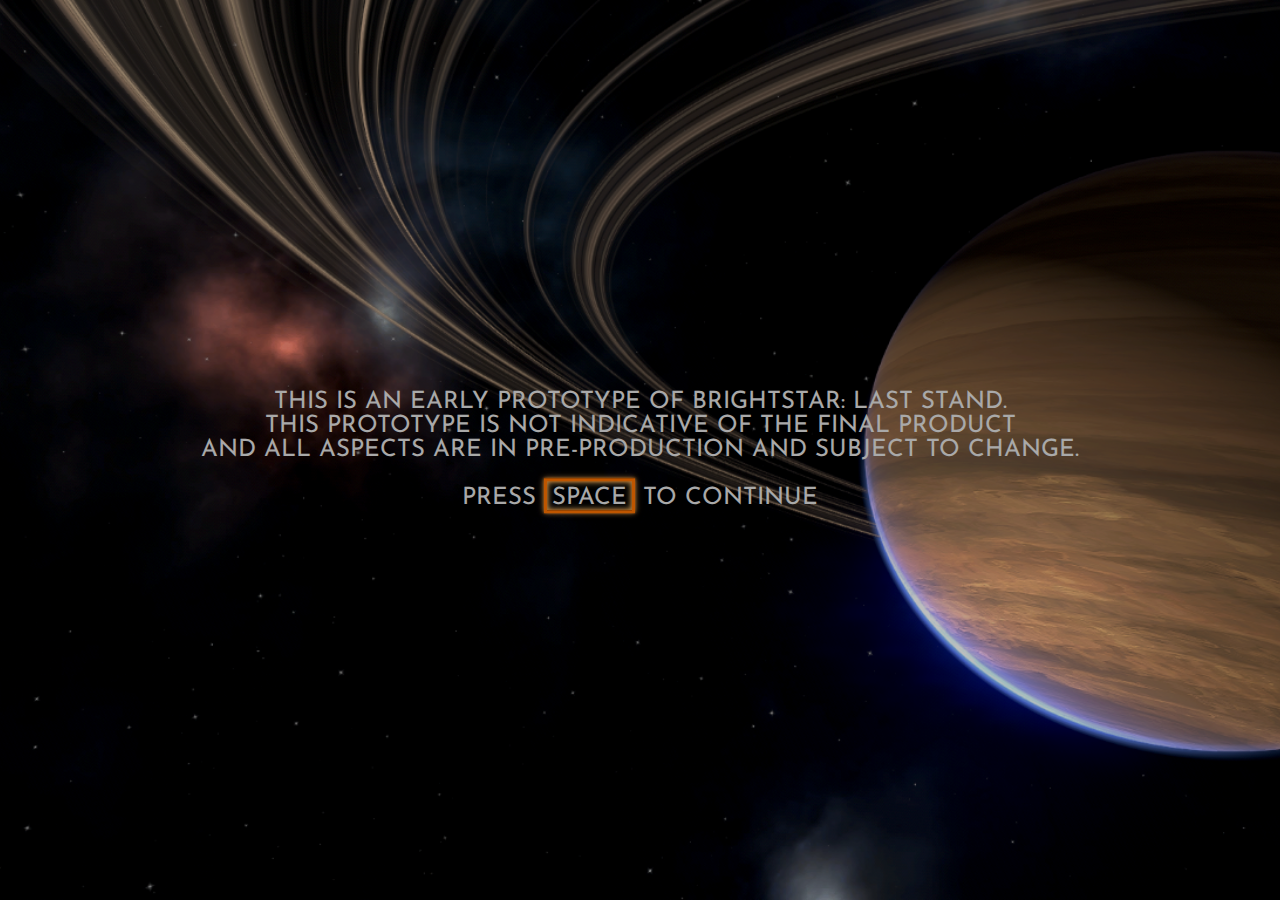
<file: index.html>
<!DOCTYPE html>
<html>
<head>
<title>BrightStar: Last Stand</title>
<meta charset="UTF-8">
<meta name="viewport" content="width=device-width, initial-scale=1">
<link rel="stylesheet" href="style.css">
<link rel="stylesheet" href="https://fonts.googleapis.com/css?family=Josefin Sans">
<link rel="stylesheet" href="https://cdnjs.cloudflare.com/ajax/libs/font-awesome/4.7.0/css/font-awesome.min.css">
<script src="script.js"></script>
</head>
<body>

  <!-- First Parallax Image with Logo Text -->
<div class="ls-bgimg ls-display-container ls-opacity-min" id="Splash">
  <div class="ls-display-middle" style="white-space:nowrap;">
    <span class="ls-center ls-padding-large ls-animate-opacity ls-image">
      <p class="ls-uppercase ls-splashText">This is an early prototype of BrightStar: Last Stand.
        <br>This prototype is not indicative of the final product 
        <br>and all aspects are in pre-production and subject to change.
        <br><br>Press <span class="ls-textBorder">Space</span> to Continue       
    </p></span>
  </div>
</div>

</body>
</html>
</file>
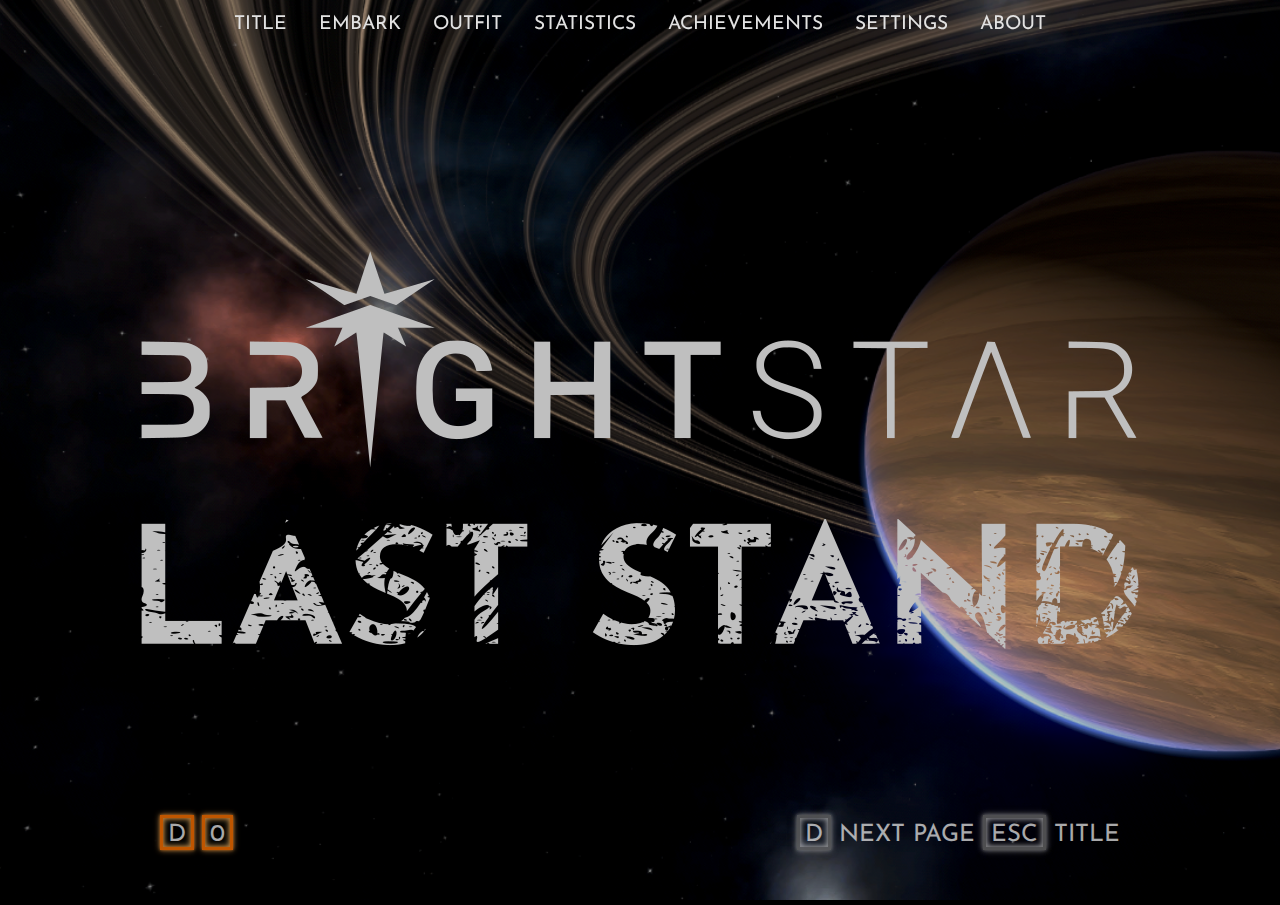
<file: title.html>
<!DOCTYPE html>
<html>
<head>
<title>BrightStar: Last Stand</title>
<meta charset="UTF-8">
<meta name="viewport" content="width=device-width, initial-scale=1">
<link rel="stylesheet" href="style.css">
<link rel="stylesheet" href="https://fonts.googleapis.com/css?family=Josefin Sans">
<link rel="stylesheet" href="https://cdnjs.cloudflare.com/ajax/libs/font-awesome/4.7.0/css/font-awesome.min.css">
<script src="script.js"></script>
<script src="https://ajax.googleapis.com/ajax/libs/jquery/3.6.0/jquery.min.js"></script>
</head>

<body>

<!-- Navigation Menu -->
<div class="ls-center ls-top">
  <div class="ls-bar" id="Menu">
    <a class="ls-bar-item ls-button ls-hover-black ls-hide-medium ls-hide-large ls-right" href="javascript:void(0);" onclick="toggleFunction()" title="Toggle Navigation Menu">
      <i class="fa fa-bars"></i>
    </a>
    <nav class="ls-nav">
      <a href="/title.html" class="ls-bar-item ls-button">TITLE</a>
      <a href="/embark.html" class="ls-bar-item ls-button">EMBARK </a>
      <a href="/outfit.html" class="ls-bar-item ls-button"> OUTFIT</a>
      <a href="/statistics.html" class="ls-bar-item ls-button"> STATISTICS</a>
      <a href="/achievements.html" class="ls-bar-item ls-button"> ACHIEVEMENTS</a>
      <a href="/settings.html" class="ls-bar-item ls-button"> SETTINGS</a>
      <a href="/about.html" class="ls-bar-item ls-button"> ABOUT</a>
    </nav>
  </div>

  <!-- Navigation Menu for Small Screens and Mobile-->
  <div id="MenuMobile" class="ls-bar-block ls-white ls-hide ls-hide-large ls-hide-medium">
    <a href="/title.html" class="ls-bar-item ls-button" onclick="toggleFunction()">TITLE</a>
    <a href="/embark.html" class="ls-bar-item ls-button" onclick="toggleFunction()">EMBARK</a>
    <a href="/outfit.html" class="ls-bar-item ls-button" onclick="toggleFunction()">OUTFIT</a>
    <a href="/statistics.html" class="ls-bar-item ls-button" onclick="toggleFunction()">STATISTICS</a>
    <a href="/achievements.html" class="ls-bar-item ls-button" onclick="toggleFunction()">ACHIEVEMENTS</a>
    <a href="/settings.html" class="ls-bar-item ls-button" onclick="toggleFunction()">SETTINGS</a>
    <a href="/about.html" class="ls-bar-item ls-button" onclick="toggleFunction()">ABOUT</a>
  </div>
</div>

<!-- Background Image and Body Content -->
<div class="ls-bgimg ls-display-container ls-opacity-min" id="Title">
  <div class="ls-display-middle" style="white-space:nowrap;">
    <span class="ls-center ls-padding-large ls-animate-opacity ls-image"><img src="images/lastStand.png" alt="Title"></span>
  </div>
</div>

<!-- Meta-Currency Tracker (Randomly Generated) -->
<div class="ls-display-container ls-opacity-min" id="KeyboardShortcuts">
  <div class="ls-display-bottomleft" style="white-space:nowrap;">
    <span class="ls-padding-large ls-animate-opacity ls-image">
      <p class="ls-uppercase ls-splashText"><span class="ls-textBorder">D</span> <span class="ls-textBorder">0</span>    
    </p></span>
  </div>
</div>

<!-- Keyboard Shortcuts -->
<div class="ls-display-container ls-opacity-min" id="KeyboardShortcuts">
  <div class="ls-display-bottomright" style="white-space:nowrap;">
    <span class="ls-padding-large ls-animate-opacity ls-image">
      <p class="ls-uppercase ls-splashText"><span class="ls-shortcutBorder">D</span> Next Page <span class="ls-shortcutBorder">ESC</span> TITLE     
    </p></span>
  </div>
</div>


</body>
</html>
</file>
<file: style.css>
/* html */

html{
  box-sizing:border-box
}*,*:before,*:after{
  box-sizing:inherit
}

html{
  -ms-text-size-adjust:100%;-webkit-text-size-adjust:100%
}body{
  margin:0
}

/* Body */

body,h1,h2,h3,h4,h5,h6 {font-family: "Josefin Sans", sans-serif;}
body, html {
  height: 100%;
  color: rgb(226, 226, 226);
  line-height: 1.8;
  background-color: black;
}

/* Font */

h1,h2,h3,h4,h5,h6{
  font-family:"Josefin Sans",Arial,sans-serif;
  font-weight:400;
  margin:10px 0;
}.ls-wide{
  letter-spacing:4px;
}

.ls-uppercase{
  text-transform: uppercase;
}

.ls-splashText{
  font-size: 1.5em;
  line-height: 1em;
}

.ls-textBorder{
  border-style:solid;
  border-color:rgb(255, 115, 0);
  padding-top: 5px;
  padding-right: 5px;
  padding-bottom: 0px;
  padding-left: 5px;
  box-shadow:  0 0 2px rgba(255, 123, 0, 0.514), 0 0 3px rgba(255, 158, 47, 0.493), 0 0 5px #ffab6685, 0 0 7px #ffce7480, inset 0 0 2px rgba(255, 123, 0, 0.479), inset 0 0 3px rgba(255, 158, 47, 0.514), inset 0 0 5px #ffab6680, inset 0 0 7px #ffce74;
}

.ls-shortcutBorder{
  border-style:solid;
  border-color:rgb(104, 104, 104);
  padding-top: 5px;
  padding-right: 5px;
  padding-bottom: 0px;
  padding-left: 5px;
  box-shadow:  0 0 2px rgba(92, 92, 92, 0.514), 0 0 3px rgba(151, 151, 151, 0.493), 0 0 5px #a7a7a785, 0 0 7px #e4e4e480, inset 0 0 2px rgba(133, 133, 133, 0.479), inset 0 0 3px rgba(156, 156, 156, 0.514), inset 0 0 5px #b1b1b180, inset 0 0 7px #dfdfdf;
}



/* Animation */

.ls-animate-fading{
  animation:fading 10s infinite
}@keyframes fading{
  0%{opacity:0}50%{opacity:1}100%{opacity:0}
}

.ls-animate-opacity{
  animation:opacityShift 1s
}@keyframes opacityShift{
  from{opacity:0} to{opacity:1}
}

.ls-animate-top{
  position:relative;animation:animatetop 0.4s
}@keyframes animatetop{
  from{top:-300px;opacity:0} to{top:0;opacity:1}
}

.ls-animate-left{
  position:relative;animation:animateleft 0.4s
}@keyframes animateleft{
  from{left:-300px;opacity:0} to{left:0;opacity:1}
}

.ls-animate-right{
  position:relative;animation:animateright 0.4s
}@keyframes animateright{
  from{right:-300px;opacity:0} to{right:0;opacity:1}
}

.ls-animate-bottom{
  position:relative;animation:animatebottom 0.4s
}@keyframes animatebottom{
  from{bottom:-300px;opacity:0} to{bottom:0;opacity:1}
}

.ls-animate-zoom {
  animation:animatezoom 0.6s
}@keyframes animatezoom{
  from{transform:scale(0)} to{transform:scale(1)}
}

.ls-animate-input{
  transition:width 0.4s ease-in-out
}.ls-animate-input:focus{
  width:100%!important
}

/* Images */

.ls-image{
  max-width:100%;height:auto
}img{
  vertical-align:middle
}a{
  color:inherit
}

/* Background */
.ls-tooltip,.ls-display-container{
  position:relative
}.ls-tooltip .ls-text{
    display:none
  }.ls-tooltip:hover .ls-text{
    display:inline-block
  }

.ls-display-container:hover .ls-display-hover{
  display:block
}.ls-display-container:hover span.ls-display-hover{
  display:inline-block}.ls-display-hover{
    display:none
  }

.ls-opacity-max{
  opacity:0.25
}.ls-opacity-min{
  opacity:0.75
}

.ls-display-middle{
  position:absolute;top:50%;left:50%;transform:translate(-50%,-50%);-ms-transform:translate(-50%,-50%)
}

.ls-display-bottomleft{
  position:absolute;
  left:10vw;
  left:10em;
  bottom:0;
}.ls-display-bottomright{
  position:absolute;
  right:10vw;
  right:10em;
  bottom:0;
}

.ls-left-align{
  text-align:left!important
}.ls-right-align{
  text-align:right!important
}.ls-justify{
  text-align:justify!important
}.ls-center{
  text-align:center!important
}

.ls-left{
  float:left!important
}.ls-right{
  float:right!important
}

.ls-padding-small{
  padding:4px 8px!important
}.ls-padding{
  padding:8px 16px!important
}.ls-padding-large{
  padding:12px 24px!important
}



.ls-xlarge{
  font-size:24px!important
}.ls-xxlarge{
  font-size:36px!important
}.ls-xxxlarge{
  font-size:48px!important
}.ls-jumbo{
  font-size:64px!important
}

.ls{
  display:none!important
}.ls-mobile{
  display:block;width:100%!important
}.ls-bar-item.ls-mobile,.ls-dropdown-hover.ls-mobile,.ls-dropdown-click.ls-mobile{
  text-align:center
}

/* Colours */
.ls-black,.ls-hover-black:hover{
  color:#fff!important;background-color:#000!important
}

.ls-white,.ls-hover-white:hover{
  color:#000!important;background-color:#fff!important
}


/* Create a Parallax Effect */
.ls-bgimg {
  background-attachment: fixed;
  background-position: center;
  background-repeat: no-repeat;
  background-size: cover;
  background-image: url('images/game_bg.png');
  min-height: 100%;
}

/* Turn off parallax scrolling for tablets and phones */
@media only screen and (max-device-width: 1600px) {
  .bgimg-1, .bgimg-2, .bgimg-3 {
    background-attachment: scroll;
    min-height: 400px;
  }
}

/* Navigation Menu */

.ls-wide {
  letter-spacing: 10px;
}

.ls-hover-opacity {
  cursor: pointer;
}

.ls-top,.ls-bottom{
  position:fixed;width:100%;z-index:1
}.ls-top{top:0}.ls-bottom{bottom:0}

.ls-bar-block .ls-dropdown-hover,.ls-bar-block .ls-dropdown-click{
  width:100%
}

.ls-bar-block .ls-dropdown-hover .ls-dropdown-content,.ls-bar-block .ls-dropdown-click .ls-dropdown-content{
  min-width:100%
}

.ls-bar-block .ls-dropdown-hover .ls-button,.ls-bar-block .ls-dropdown-click .ls-button{
  width:100%;
  text-align:left;
  padding:8px 16px
}

.ls-bar{
  width:100%;overflow:hidden
}.ls-center .ls-bar{
  display:inline-block;width:auto
}

.ls-bar .ls-bar-item{
  padding:8px 16px;
  float:left;
  width:auto;
  border:none;
  display:block;
  outline:0;
  /* legacy support */
  font-size: 1.5em;
  /* makes font size variable based on viewport width */
  font-size: 1.5vw;
}

.ls-bar .ls-dropdown-hover,.ls-bar .ls-dropdown-click{
  position:static;float:left
}

.ls-bar .ls-button{
  white-space:normal
}

.ls-bar-block .ls-bar-item{
  width:100%;
  display:block;
  padding:8px 16px;
  text-align:left;
  border:none;
  white-space:normal;
  float:none;
  outline:0
}

.ls-bar-block.ls-center .ls-bar-item{
  text-align:center
}.ls-block{
  display:block;width:100%
}

.ls-cell-row:before,.ls-cell-row:after,.ls-clear:after,.ls-clear:before,.ls-bar:before,.ls-bar:after{
  content:"";display:table;clear:both
}

.ls-hide{
  display:none!important
}.ls-show-block,.ls-show{
  display:block!important
}.ls-show-inline-block{
  display:inline-block!important
}

@media (max-width:992px) and (min-width:601px){
  .ls-hide-medium{display:none!important}
}

@media (min-width:993px){
  .ls-modal-content{width:900px}.ls-hide-large{display:none!important}.ls-sidebar.ls-collapse{display:block!important}
}

.ls-card,.ls-card-2{
  box-shadow:0 2px 5px 0 rgba(0,0,0,0.16),0 2px 10px 0 rgba(0,0,0,0.12)
}
.ls-card-4,.ls-hover-shadow:hover{
  box-shadow:0 4px 10px 0 rgba(0,0,0,0.2),0 4px 20px 0 rgba(0,0,0,0.19)
}

.ls-btn,.ls-button{
  border:none;
  display:inline-block;
  padding:8px 16px;
  vertical-align:middle;
  overflow:hidden;
  text-decoration:none;
  color:inherit;
  background-color:inherit;
  text-align:center;
  cursor:pointer;
  white-space:nowrap;
}

.ls-btn:hover{
  box-shadow:0 8px 16px 0 rgba(0, 0, 0, 0.521),0 6px 20px 0 rgba(0, 0, 0, 0.568)
}

.ls-btn,.ls-button{
  -webkit-touch-callout:none;
  -webkit-user-select:none;
  -khtml-user-select:none;
  -moz-user-select:none;
  -ms-user-select:none;
  user-select:none;
}   

.ls-disabled,.ls-btn:disabled,.ls-button:disabled{
  cursor:not-allowed;opacity:0.3
}.ls-disabled *,:disabled *{
    pointer-events:none
  }

.ls-btn.ls-disabled:hover,.ls-btn:disabled:hover{
  box-shadow:none
}

.ls-dropdown-hover:hover > .ls-button:first-child,.ls-dropdown-click:hover > .ls-button:first-child{
  background-color:rgba(0, 0, 0, 0.438);
  color:rgb(231, 231, 231);
}

.ls-bar-block .ls-dropdown-hover .ls-button,.ls-bar-block .ls-dropdown-click .ls-button{
  width:100%;
  text-align:left;
  padding:8px 16px;
}

.ls-button:hover{
  color:rgb(255, 153, 0)!important;
  /* background-color:rgba(0, 0, 0, 0.205)!important; */
  text-shadow: 0 0 5px rgb(255, 125, 0), 0 0 10px rgb(255, 158, 47), 0 0 15px #ffab66, 0 0 20px #ffce74;
  text-decoration: underline;
  text-decoration-thickness: 0.15em;
}

.ls-nav{
  background-color: none;
}

.ls-nav a {
  background-color: none;
}

.ls-current{
  text-decoration: underline;
  text-decoration-color: rgb(255, 153, 0)!important;
  text-decoration-thickness: 0.15em;
}

.ls-dropdown-hover.ls-mobile .ls-dropdown-content,.ls-dropdown-click.ls-mobile .ls-dropdown-content{
  position:relative
}	

.ls-hide-small{
  display:none!important
}.ls-mobile{
  display:block;width:100%!important
}.ls-bar-item.ls-mobile,.ls-dropdown-hover.ls-mobile,.ls-dropdown-click.ls-mobile{
  text-align:center
}

.ls-dropdown-hover.ls-mobile,.ls-dropdown-hover.ls-mobile .ls-btn,.ls-dropdown-hover.ls-mobile .ls-button,.ls-dropdown-click.ls-mobile,.ls-dropdown-click.ls-mobile .ls-btn,.ls-dropdown-click.ls-mobile .ls-button{
  width:100%
}
</file>
